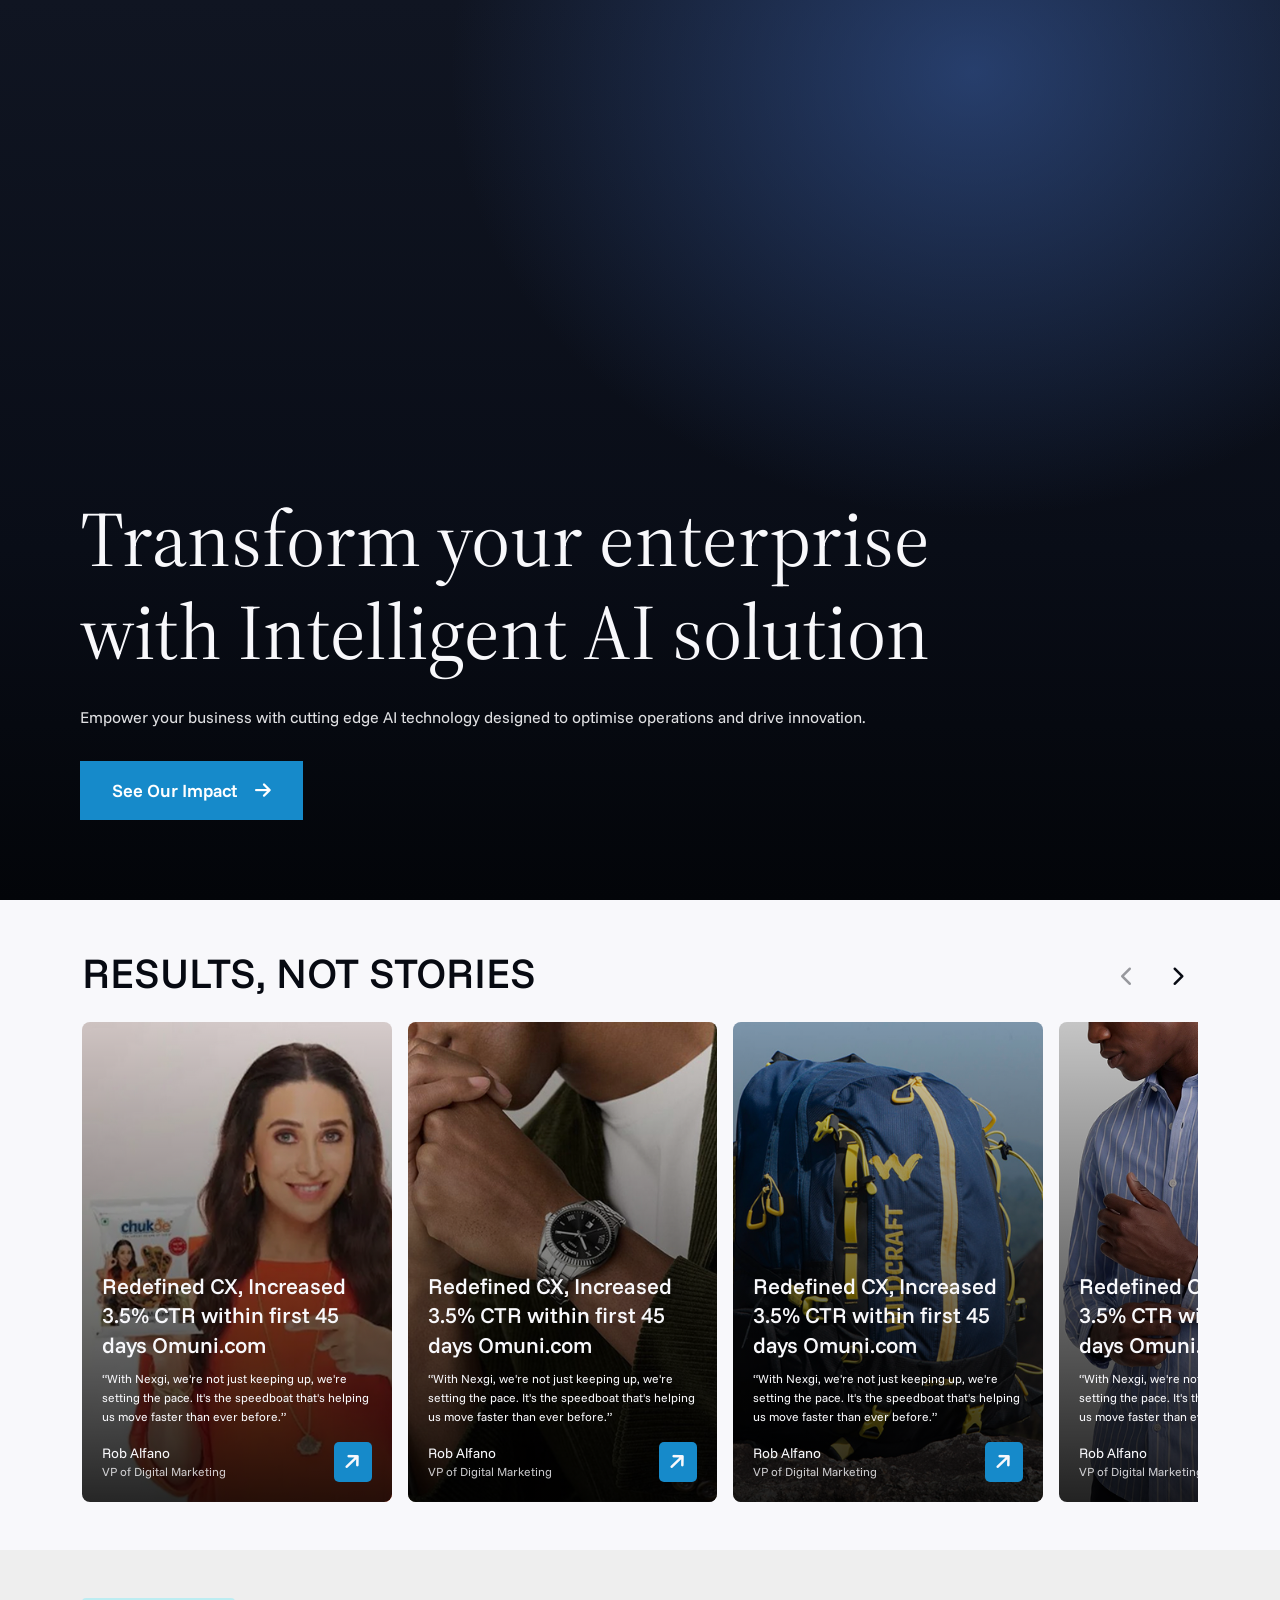
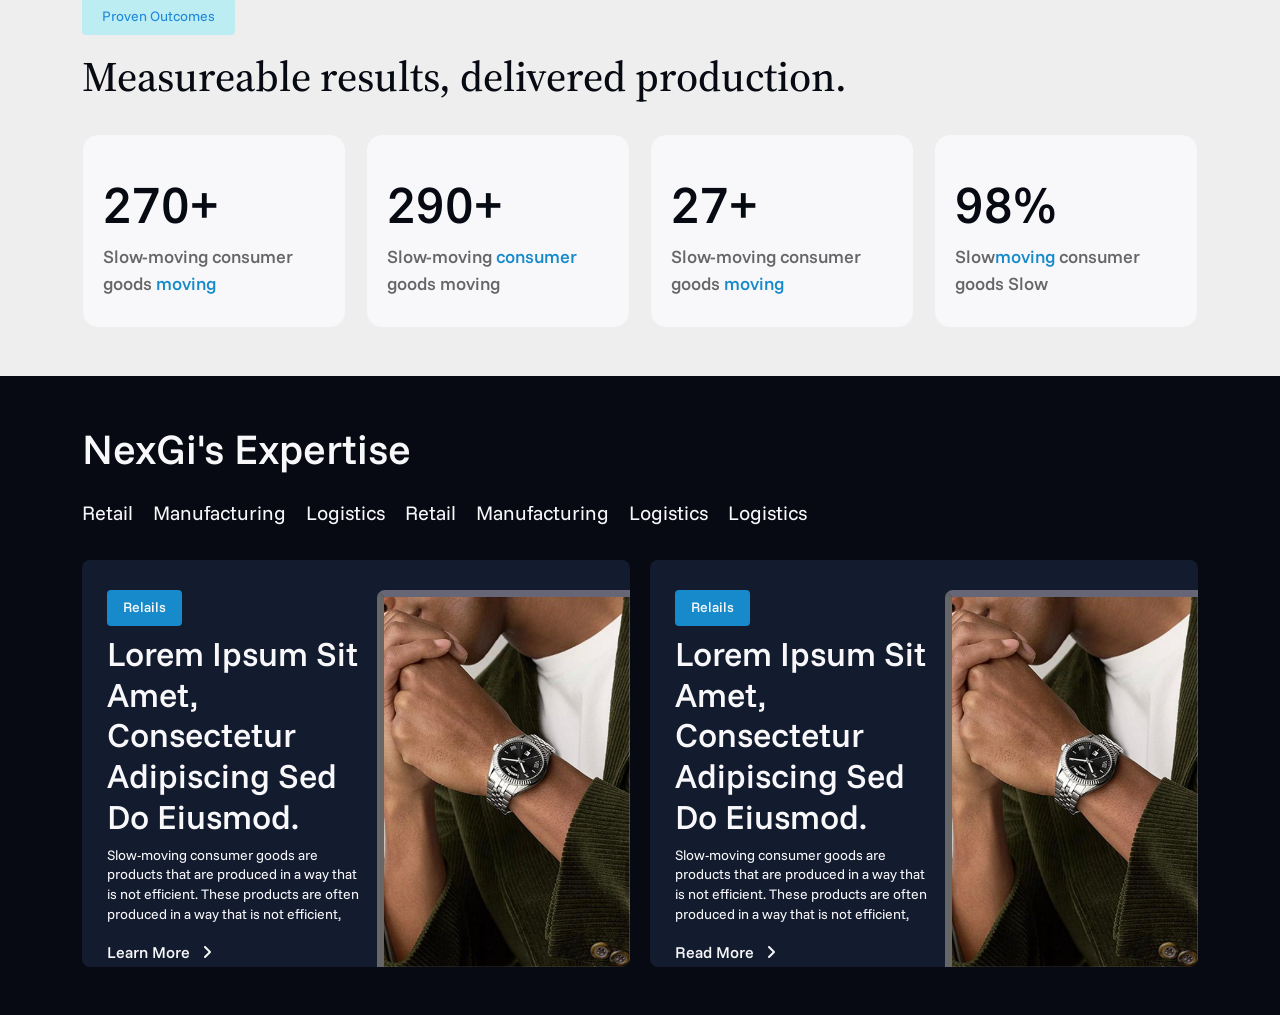
<file: index.html>
<!DOCTYPE html>
<html lang="en">

<head>
    <meta charset="UTF-8">
    <meta name="viewport" content="width=device-width, initial-scale=1.0">
    <!-- Google Fonts -->
    <link rel="preconnect" href="https://fonts.googleapis.com">
    <link rel="preconnect" href="https://fonts.gstatic.com" crossorigin>
    <link
        href="https://fonts.googleapis.com/css2?family=Funnel+Sans:wght@400;500;600&family=Source+Serif+4:wght@400;500&display=swap"
        rel="stylesheet">
    <!-- Font Awesome -->
    <link rel="stylesheet" href="https://cdnjs.cloudflare.com/ajax/libs/font-awesome/6.4.0/css/all.min.css">
    <!-- Bootstrap -->
    <link href="https://cdn.jsdelivr.net/npm/bootstrap@5.3.8/dist/css/bootstrap.min.css" rel="stylesheet"
        integrity="sha384-sRIl4kxILFvY47J16cr9ZwB07vP4J8+LH7qKQnuqkuIAvNWLzeN8tE5YBujZqJLB" crossorigin="anonymous">
    <!-- Custom CSS -->
    <link rel="stylesheet" href="/scss/style.css">
    <title>Nexgi - Home</title>
</head>

<body>
    <main>
        <!-- Hero Block -->
        <section class="hero" aria-labelledby="hero-title">

            <video class="hero__video" autoplay muted loop playsinline aria-hidden="true">
                <source src="/assets/video/From Klickpin.com- 2392606049105555-pin-id-2392606049105555.mp4"
                    type="video/mp4">
            </video>

            <div class="hero__content">

                <h1 class="hero__title" id="hero-title">
                    Transform your enterprise
                    <br class="hero__desktop-break">
                    with Intelligent AI solution
                </h1>

                <p class="hero__description">
                    Empower your business with cutting edge AI technology
                    designed to optimise operations and drive innovation.
                </p>

                <a class="hero__cta" href="#">
                    <span class="hero__cta-text">
                        See Our Impact
                    </span>

                    <i class="hero__cta-icon fa-solid fa-arrow-right" aria-hidden="true"></i>
                </a>

            </div>

        </section>


        <section class="results py-5" id="impact" aria-labelledby="results-title">
            <div class="container">
                <!-- Section Header -->
                <div class="results__header d-block d-md-flex justify-content-between align-items-center gap-3 mb-4">

                    <h2 class="results__header__title mb-0">
                        Results, not stories
                    </h2>

                    <div class="results__controls d-flex align-items-center gap-2 mt-2" aria-label="Carousel controls">

                        <button class="results__arrow btn" type="button" data-direction="-1"
                            aria-label="Previous results">
                            <i class="fa-solid fa-chevron-left"></i>
                        </button>

                        <button class="results__arrow btn" type="button" data-direction="1" aria-label="Next results">
                            <i class="fa-solid fa-chevron-right"></i>
                        </button>

                    </div>
                </div>

                <!-- Results Carousel -->
                <div class="results__track d-flex gap-3 overflow-auto" tabindex="0" aria-label="Customer results">

                    <!-- Card 1 -->
                    <article class="logo__card position-relative overflow-hidden flex-shrink-0">

                        <img class="logo__card__image" src="/assets/img/Chukde.jpg" alt="Chukde customer spokesperson">
                        <div class="logo__card__shade" aria-hidden="true"></div>
                        <div class="logo__card__content">
                            <h3 class="logo__card__title">
                                Redefined CX, Increased 3.5% CTR within first
                                45 days Omuni.com
                            </h3>
                            <p class="logo__card__quote">
                                “With Nexgi, we're not just keeping up,
                                we're setting the pace. It's the speedboat
                                that's helping us move faster than ever before.”
                            </p>
                            <div class="logo__card__author d-flex justify-content-between align-items-center">
                                <span>
                                    Rob Alfano
                                    <small class="d-block">
                                        VP of Digital Marketing
                                    </small>
                                </span>
                                <a href="#" aria-label="Read the Chukde case study">
                                    <i class="fa-solid fa-arrow-right"></i>
                                </a>
                            </div>
                        </div>
                    </article>

                    <!-- Card 2 -->
                    <article class="logo__card position-relative overflow-hidden flex-shrink-0">

                        <img class="logo__card__image" src="/assets/img/Fossil.jpg" alt="Fossil customer spokesperson">
                        <div class="logo__card__shade" aria-hidden="true"></div>
                        <div class="logo__card__content">
                            <h3 class="logo__card__title">
                                Redefined CX, Increased 3.5% CTR within first
                                45 days Omuni.com
                            </h3>
                            <p class="logo__card__quote">
                                “With Nexgi, we're not just keeping up,
                                we're setting the pace. It's the speedboat
                                that's helping us move faster than ever before.”
                            </p>
                            <div class="logo__card__author d-flex justify-content-between align-items-center">
                                <span>
                                    Rob Alfano
                                    <small class="d-block">
                                        VP of Digital Marketing
                                    </small>
                                </span>
                                <a href="#" aria-label="Read the Chukde case study">
                                    <i class="fa-solid fa-arrow-right"></i>
                                </a>
                            </div>
                        </div>
                    </article>

                    <!-- Card 3 -->
                    <article class="logo__card position-relative overflow-hidden flex-shrink-0">

                        <img class="logo__card__image" src="/assets/img/Wildcraft.jpg"
                            alt="Wildcraft customer spokesperson">
                        <div class="logo__card__shade" aria-hidden="true"></div>
                        <div class="logo__card__content">
                            <h3 class="logo__card__title">
                                Redefined CX, Increased 3.5% CTR within first
                                45 days Omuni.com
                            </h3>
                            <p class="logo__card__quote">
                                “With Nexgi, we're not just keeping up,
                                we're setting the pace. It's the speedboat
                                that's helping us move faster than ever before.”
                            </p>
                            <div class="logo__card__author d-flex justify-content-between align-items-center">
                                <span>
                                    Rob Alfano
                                    <small class="d-block">
                                        VP of Digital Marketing
                                    </small>
                                </span>
                                <a href="#" aria-label="Read the Chukde case study">
                                    <i class="fa-solid fa-arrow-right"></i>
                                </a>
                            </div>
                        </div>
                    </article>

                    <!-- Card 4 -->
                    <article class="logo__card position-relative overflow-hidden flex-shrink-0">

                        <img class="logo__card__image" src="/assets/img/Nautica.jpg"
                            alt="Nautica customer spokesperson">
                        <div class="logo__card__shade" aria-hidden="true"></div>
                        <div class="logo__card__content">
                            <h3 class="logo__card__title">
                                Redefined CX, Increased 3.5% CTR within first
                                45 days Omuni.com
                            </h3>
                            <p class="logo__card__quote">
                                “With Nexgi, we're not just keeping up,
                                we're setting the pace. It's the speedboat
                                that's helping us move faster than ever before.”
                            </p>
                            <div class="logo__card__author d-flex justify-content-between align-items-center">
                                <span>
                                    Rob Alfano
                                    <small class="d-block">
                                        VP of Digital Marketing
                                    </small>
                                </span>
                                <a href="#" aria-label="Read the Chukde case study">
                                    <i class="fa-solid fa-arrow-right"></i>
                                </a>
                            </div>
                        </div>
                    </article>

                    <!-- Card 5 -->
                    <article class="logo__card position-relative overflow-hidden flex-shrink-0">

                        <img class="logo__card__image" src="/assets/img/Chukde.jpg" alt="Chukde customer spokesperson">
                        <div class="logo__card__shade" aria-hidden="true"></div>
                        <div class="logo__card__content">
                            <h3 class="logo__card__title">
                                Redefined CX, Increased 3.5% CTR within first
                                45 days Omuni.com
                            </h3>
                            <p class="logo__card__quote">
                                “With Nexgi, we're not just keeping up,
                                we're setting the pace. It's the speedboat
                                that's helping us move faster than ever before.”
                            </p>
                            <div class="logo__card__author d-flex justify-content-between align-items-center">
                                <span>
                                    Rob Alfano
                                    <small class="d-block">
                                        VP of Digital Marketing
                                    </small>
                                </span>
                                <a href="#" aria-label="Read the Chukde case study">
                                    <i class="fa-solid fa-arrow-right"></i>
                                </a>
                            </div>
                        </div>
                    </article>
                </div>
            </div>
        </section>

        <section class="py-5 bg-conter">
            <div class="container">
                <div class="counter" aria-labelledby="counter-title">
                    <p class="counter__smalltext" id="counter-number">proven Outcomes</p>
                    <h2 class="counter__title" id="counter-title">Measureable results, delivered production.</h2>
                    <div class="counter__cards pt-4">
                        <div class="counter__card">
                            <div class="counter__card__number">
                                270+
                            </div>
                            <div class="counter__card__content">Slow-moving consumer goods <span>moving</span> </div>
                        </div>
                        <div class="counter__card">
                            <div class="counter__card__number">
                                290+
                            </div>
                            <div class="counter__card__content">Slow-moving <span>consumer</span> goods moving </div>
                        </div>
                        <div class="counter__card">
                            <div class="counter__card__number">
                                27+
                            </div>
                            <div class="counter__card__content">Slow-moving consumer goods <span>moving</span> </div>
                        </div>
                        <div class="counter__card">
                            <div class="counter__card__number">
                                98%
                            </div>
                            <div class="counter__card__content">Slow<span>moving</span> consumer goods Slow</div>
                        </div>
                    </div>
                </div>
        </section>

        <section class="py-5">
            <div class="container">
                <div class="nexgi__expertise">
                    <h2 class="nexgi__expertise__title">NexGi's Expertise</h2>
                    <div class="nexgi__expertise__tabs mt-4">
                        <ul class="nexgi__expertise__list">
                            <li class="nexgi__expertise__tab__item active" data-tab="tab1">
                                Retail
                            </li>

                            <li class="nexgi__expertise__tab__item" data-tab="tab2">
                                Manufacturing
                            </li>

                            <li class="nexgi__expertise__tab__item" data-tab="tab3">
                                Logistics
                            </li>
                            <li class="nexgi__expertise__tab__item active" data-tab="tab1">
                                Retail
                            </li>

                            <li class="nexgi__expertise__tab__item" data-tab="tab2">
                                Manufacturing
                            </li>

                            <li class="nexgi__expertise__tab__item" data-tab="tab3">
                                Logistics
                            </li>
                            <li class="nexgi__expertise__tab__item" data-tab="tab3">
                                Logistics
                            </li>
                        </ul>
                    </div>
                </div>
                <div class="nexgi__expertise__cards mt-4">
                    <div class="nexgi__expertise__card">
                        <div class="nexgi__expertise__card__content">
                            <h5 class="nexgi__expertise__card__subtitle">Relails</h5>
                            <h2 class="nexgi__expertise__card__title">
                                lorem ipsum sit amet, consectetur adipiscing Sed do eiusmod.
                            </h2>
                            <p class="nexgi__expertise__card__description">
                                Slow-moving consumer goods are products that are produced in a way that is
                                not
                                efficient. These products are often produced in a way that is not efficient,

                            </p>
                            <a href="#" class="nexgi__expertise__card__btn">
                                Learn More
                                <i class="fa-solid fa-angle-right"></i>
                            </a>
                        </div>
                        <div class="nexgi__expertise__card__image">
                            <img src="/assets/img/Fossil.jpg" alt="nexgi expertise">
                        </div>
                    </div>

                    <div class="nexgi__expertise__card">
                        <div class="nexgi__expertise__card__content">
                            <h5 class="nexgi__expertise__card__subtitle">Relails</h5>
                            <h2 class="nexgi__expertise__card__title">
                                lorem ipsum sit amet, consectetur adipiscing Sed do eiusmod.
                            </h2>
                            <p class="nexgi__expertise__card__description">
                                Slow-moving consumer goods are products that are produced in a way that is
                                not
                                efficient. These products are often produced in a way that is not efficient,

                            </p>
                            <a href="#" class="nexgi__expertise__card__btn">
                                Read More
                                <i class="fa-solid fa-angle-right"></i>
                            </a>
                        </div>
                        <div class="nexgi__expertise__card__image">
                            <img src="/assets/img/Fossil.jpg" alt="nexgi expertise">
                        </div>
                    </div>
                </div>
            </div>
        </section>

       
    </main>

    <!-- Bootstrap JS -->
    <script src="https://cdn.jsdelivr.net/npm/bootstrap@5.3.8/dist/js/bootstrap.bundle.min.js"
        integrity="sha384-FKyoEForCGlyvwxHj09JcYn3nv7wiPVlz7YYwJrWVcXK/BmnVDxM+D2scQbITxI" crossorigin="anonymous">
        </script>
    <!-- Custom JS -->
    <script src="/script.js"></script>

</body>

</html>
</file>
<file: scss/style.css>
:root {
  --primary-color: #168aca;
  --hero-ink: #070a12;
  --hero-white: #f8f8fb;
}

* {
  box-sizing: border-box;
}

html,
body {
  width: 100%;
  min-height: 100%;
  margin: 0;
}

body {
  background: #070a12;
  color: #f8f8fb;
  font-family: "Funnel Sans", sans-serif;
}

.hero {
  position: relative;
  display: flex;
  min-height: 100vh;
  min-height: 100svh;
  overflow: hidden;
  isolation: isolate;
  align-items: flex-end;
  padding: 0 80px 80px;
  background: radial-gradient(ellipse at 76% 8%, rgba(56, 93, 163, 0.58), transparent 38%), linear-gradient(180deg, #101522 0%, #090d17 61%, #030509 100%);
}
.hero__video {
  position: absolute;
  inset: 0;
  width: 100%;
  height: 100%;
  z-index: -3;
  -o-object-fit: cover;
     object-fit: cover;
  opacity: 0.2;
}
.hero__content {
  position: relative;
  z-index: 1;
  width: min(100%, 1250px);
}
.hero__title {
  max-width: 1100px;
  margin: 0 0 26px;
  color: #f8f8fb;
  font-family: "Source Serif 4", Georgia, serif;
  font-size: 78px;
  font-weight: 400;
  line-height: 1.2;
}
.hero__title-break {
  display: block;
}
.hero__description {
  margin: 0 0 32px;
  color: rgba(248, 248, 251, 0.9);
  font-size: 16px;
  font-weight: 400;
  line-height: 1.5;
}
.hero__cta {
  display: inline-flex;
  align-items: center;
  justify-content: space-between;
  gap: 18px;
  padding: 16px 32px;
  background-color: #168aca;
  color: #fff;
  font-size: 18px;
  font-weight: 600;
  text-decoration: none;
  transition: background-color 160ms ease;
}
.hero__cta:hover {
  background-color: color-mix(in srgb, #168aca, #000 15%);
}
.hero__cta-text {
  display: inline-block;
}
.hero__cta-icon {
  display: inline-block;
  transition: transform 160ms ease;
}
.hero__cta:hover .hero__cta-icon {
  transform: translateX(4px);
}
.hero__desktop-break {
  display: block;
}
@media (min-width: 1800px) {
  .hero__title {
    font-size: 84px;
  }
}
@media (max-width: 1200px) {
  .hero {
    padding-bottom: 76px;
  }
  .hero__title {
    max-width: 900px;
    font-size: 64px;
  }
}
@media (max-width: 800px) {
  .hero {
    padding: 0 6.5% 64px;
  }
  .hero__title {
    max-width: 720px;
    margin-bottom: 22px;
    font-size: 52px;
    line-height: 1.16;
  }
  .hero__description {
    max-width: 620px;
    margin-bottom: 27px;
  }
  .hero__desktop-break {
    display: none;
  }
}
@media (max-width: 600px) {
  .hero {
    min-height: 100svh;
    padding: 0 24px 48px;
  }
  .hero__title {
    margin-bottom: 18px;
    font-size: 39px;
    line-height: 1.13;
  }
  .hero__description {
    max-width: 390px;
    margin-bottom: 24px;
    font-size: 15px;
  }
  .hero__cta {
    min-width: 216px;
    min-height: 49px;
    padding: 0 21px;
    font-size: 17px;
  }
}
@media (max-width: 360px) {
  .hero {
    padding-top: 80px;
    padding-right: 20px;
    padding-left: 20px;
    padding-bottom: 38px;
    align-items: center;
  }
  .hero__title {
    font-size: 33px;
  }
  .hero__description {
    font-size: 14px;
  }
}

.results {
  background-color: #f8f8fb;
}
.results__header__title {
  color: #070a12;
  margin: 0;
  text-transform: uppercase;
  font-family: "Funnel Sans", sans-serif;
  font-size: 42px;
  line-height: 1.2;
}
.results__arrow {
  width: 42px;
  height: 42px;
  padding: 0;
  border: none !important;
  background: transparent !important;
  color: #070a12 !important;
  font-size: 20px;
  line-height: 1;
  display: flex;
  align-items: center;
  justify-content: center;
}
.results__arrow i {
  color: inherit;
}
.results__arrow:hover, .results__arrow:focus-visible {
  background: rgba(57, 73, 220, 0.507) !important;
  color: #f8f8fb !important;
}
.results__arrow:disabled {
  opacity: 0.4;
  color: #070a12 !important;
  background: transparent !important;
}
.results__track {
  scrollbar-width: none;
  scroll-behavior: smooth;
}
.results__track::-webkit-scrollbar {
  display: none;
}

.logo__card {
  flex: 0 0 calc((100% - 32px) / 3.5);
  min-height: 480px;
  border-radius: 8px;
  scroll-snap-align: start;
  color: var(--hero-white);
}
.logo__card__image {
  position: absolute;
  inset: 0;
  width: 100%;
  height: 100%;
  -o-object-fit: cover;
     object-fit: cover;
}
.logo__card__shade {
  position: absolute;
  inset: 0;
  background: linear-gradient(to bottom, rgba(0, 0, 0, 0.15), rgba(0, 0, 0, 0.85));
}
.logo__card__title {
  font-size: 22px;
  line-height: 1.35;
}
.logo__card__content {
  position: absolute;
  bottom: 0;
  left: 0;
  width: 100%;
  padding: 20px;
  z-index: 1;
}
.logo__card__quote {
  font-size: 12px;
  line-height: 1.6;
}
.logo__card__author {
  font-size: 14px;
  line-height: 1.4;
}
.logo__card__author small {
  font-size: 12px;
  opacity: 0.8;
}
.logo__card__author a {
  color: #f8f8fb;
  border-radius: 5px;
  background: #168aca;
}
.logo__card__author a i {
  padding: 10px;
  font-size: 20px;
  transform: rotate(316deg);
}

@media (min-width: 768px) and (max-width: 991.98px) {
  .logo__card {
    flex: 0 0 calc((100% - 16px) / 2.2);
  }
}
@media (max-width: 767.98px) {
  .logo__card {
    flex: 0 0 calc((100% - 16px) / 1.2);
    min-height: 430px;
  }
  .results__header__title {
    font-size: 32px;
  }
}
.cards {
  padding: 80px 20px;
  background: #f5f5f5;
}
.cards__container {
  width: min(100%, 1200px);
  margin: 0 auto;
  display: grid;
  grid-template-columns: repeat(3, 1fr);
  gap: 30px;
}

.card {
  width: 100%;
  height: 100%;
  background-color: #fff;
  border-radius: 4px;
  box-shadow: 0 0 10px rgba(0, 0, 0, 0.1);
  overflow: hidden;
  transition: transform 0.3s ease-in-out;
}
.card__image {
  width: 100%;
  height: 250px;
  -o-object-fit: cover;
     object-fit: cover;
}
.card__content {
  padding: 10px;
  margin-bottom: 20px;
}
.card__title {
  color: #000;
  margin: 0 0 10px;
}
.card__description {
  color: #666;
  margin: 0 0 10px;
  padding-bottom: 16px;
}
.card__btn {
  color: #fff;
  background-color: #168aca;
  border: 1px solid #168aca;
  padding: 10px 20px;
  border-radius: 4px;
  text-decoration: none;
}
.card__btn:hover {
  background-color: color-mix(in srgb, #168aca, #000 15%);
}

.bg-conter {
  background-color: #eeeeee;
}

.counter__smalltext {
  font-size: 14px;
  line-height: 1.5;
  text-transform: capitalize;
  color: #1e87dd;
  display: inline-block;
  padding: 8px 20px;
  border-radius: 4px;
  background-color: rgba(0, 229, 255, 0.212);
}
.counter__title {
  font-size: 42px;
  line-height: 1.2;
  font-family: "Source Serif 4", Georgia, serif;
  color: #070a12;
}
.counter__cards {
  display: grid;
  grid-template-columns: repeat(4, 1fr);
  gap: 20px;
}
.counter__card {
  width: 100%;
  height: 100%;
  background-color: #f8f8fb;
  border-radius: 16px;
  border: 1px solid #eee;
  overflow: hidden;
  transition: transform 0.3s ease-in-out;
  padding: 30px 20px;
}
.counter__card__number {
  font-size: 52px;
  line-height: 1.5;
  font-weight: 500;
  color: #070a12;
}
.counter__card__content {
  font-size: 18px;
  line-height: 1.5;
  color: #666;
  font-weight: 500;
}
.counter__card__content span {
  color: #168aca;
}
@media (max-width: 1024px) {
  .counter__cards {
    grid-template-columns: repeat(3, 1fr);
  }
}
@media (max-width: 768px) {
  .counter__cards {
    grid-template-columns: repeat(2, 1fr);
  }
}
@media (max-width: 544px) {
  .counter__cards {
    grid-template-columns: repeat(1, 1fr);
  }
}

.nexgi__expertise__title {
  font-size: 42px;
  line-height: 1.2;
  font-family: "Funnel Sans", sans-serif;
  color: #f8f8fb;
}
.nexgi__expertise__cards {
  display: grid;
  grid-template-columns: repeat(2, 1fr);
  gap: 20px;
}
.nexgi__expertise__tabs {
  margin: 0 0 32px;
}
.nexgi__expertise__list {
  display: flex;
  align-items: center;
  gap: 20px;
  padding: 0;
  margin: 0;
  list-style: none;
}
.nexgi__expertise__tab__item {
  font-size: 20px;
}
.nexgi__expertise__card {
  display: grid;
  grid-template-columns: repeat(2, 1fr);
  gap: 16px;
  border-radius: 8px;
  background-color: #131b2e;
  padding: 30px 0px 0px 25px;
  overflow: hidden;
}
.nexgi__expertise__card__subtitle {
  font-size: 14px;
  display: inline-block;
  color: #f8f8fb;
  line-height: 1.4;
  font-weight: 500;
  background-color: #168aca;
  padding: 8px 16px;
  border-radius: 4px;
}
.nexgi__expertise__card__title {
  font-size: 34px;
  color: #f8f8fb;
  line-height: 1.2;
  font-weight: 500;
  text-transform: capitalize;
  font-family: "Funnel Sans", sans-serif;
}
.nexgi__expertise__card__description {
  font-size: 14px;
  line-height: 1.4;
  color: #f8f8fb;
}
.nexgi__expertise__card__btn {
  display: inline-block;
  color: #f8f8fb !important;
  border-radius: 4px;
  color: #070a12;
  font-size: 16px;
  line-height: 1.4;
  font-weight: 500;
  align-items: center;
  text-decoration: none;
  text-transform: capitalize;
}
.nexgi__expertise__card__btn i {
  margin-left: 8px;
}
.nexgi__expertise__card__image img {
  width: 100%;
  height: 100%;
  -o-object-fit: cover;
     object-fit: cover;
  border-radius: 8px 0px;
  border-top: 7px solid #667;
  border-left: 7px solid #666;
}
@media (max-width: 768px) {
  .nexgi__expertise__card__card {
    grid-template-columns: repeat(1, 1fr) !important;
  }
}
@media (max-width: 768px) {
  .nexgi__expertise__cards {
    grid-template-columns: repeat(1, 1fr);
  }
}/*# sourceMappingURL=style.css.map */
</file>
